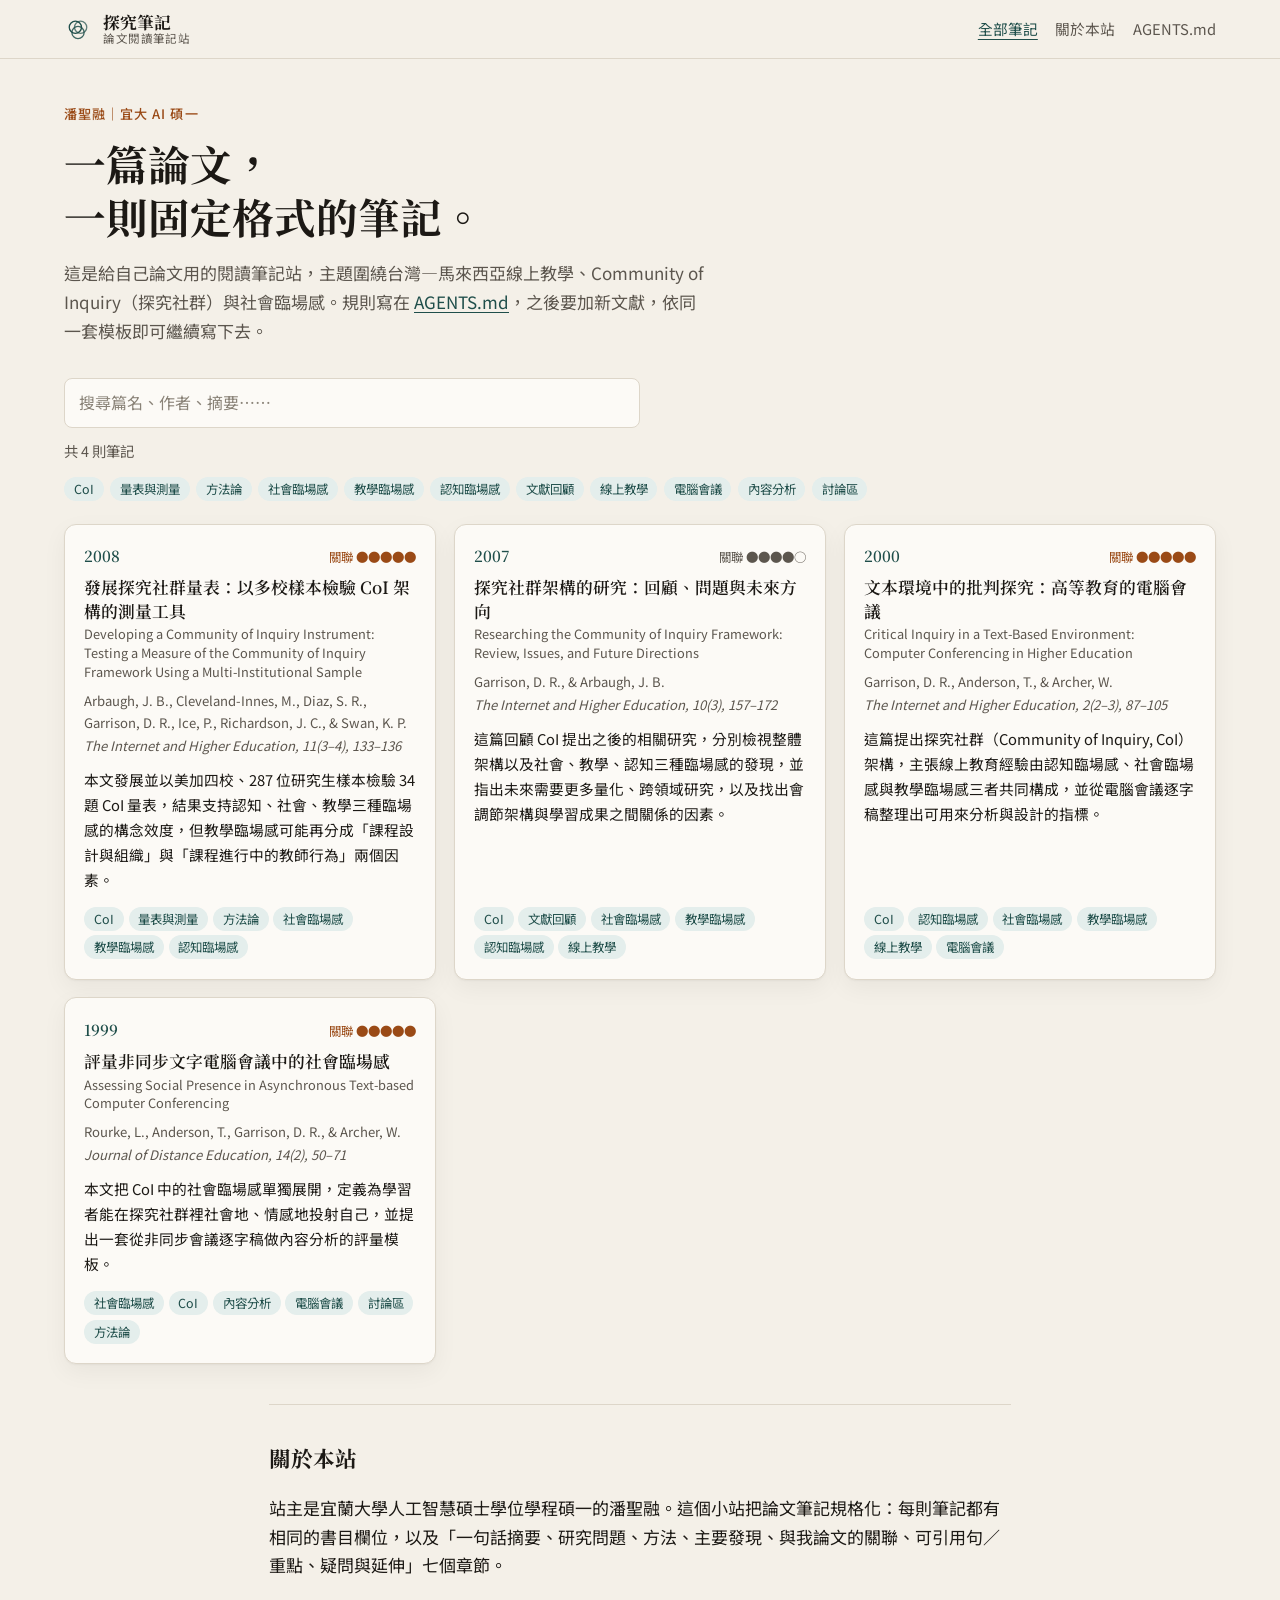
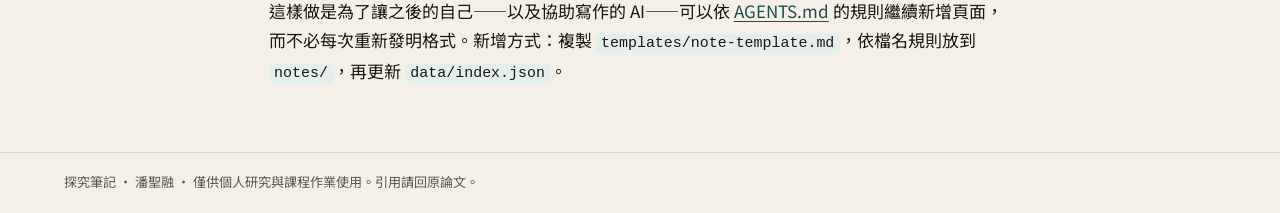
<file: index.html>
<!DOCTYPE html>
<html lang="zh-Hant">
<head>
  <meta charset="utf-8">
  <meta name="viewport" content="width=device-width, initial-scale=1">
  <meta name="description" content="潘聖融的論文閱讀筆記站：台馬線上教學、探究社群（CoI）與社會臨場感。一篇論文，一則固定格式的筆記。">
  <title>探究筆記｜論文閱讀筆記站</title>
  <link rel="icon" type="image/svg+xml" href="assets/favicon.svg">
  <link rel="preconnect" href="https://fonts.googleapis.com">
  <link rel="preconnect" href="https://fonts.gstatic.com" crossorigin>
  <link href="https://fonts.googleapis.com/css2?family=Noto+Sans+TC:wght@400;500;600&family=Noto+Serif+TC:wght@500;600;700&display=swap" rel="stylesheet">
  <link rel="stylesheet" href="css/style.css">
</head>
<body>
  <a class="skip-link" href="#main">跳到主要內容</a>
  <header class="site-header">
    <div class="wrap header-inner">
      <a class="brand" href="index.html" aria-label="探究筆記首頁">
        <svg class="brand-mark" width="28" height="28" viewBox="0 0 64 64" aria-hidden="true">
          <circle cx="26" cy="28" r="14" fill="none" stroke="currentColor" stroke-width="3"/>
          <circle cx="38" cy="28" r="14" fill="none" stroke="currentColor" stroke-width="3" opacity="0.7"/>
          <circle cx="32" cy="40" r="14" fill="none" stroke="currentColor" stroke-width="3" opacity="0.85"/>
        </svg>
        <span class="brand-text">
          <strong>探究筆記</strong>
          <span>論文閱讀筆記站</span>
        </span>
      </a>
      <nav class="nav" aria-label="主要">
        <a href="index.html" aria-current="page">全部筆記</a>
        <a href="#about">關於本站</a>
        <a href="AGENTS.md">AGENTS.md</a>
      </nav>
    </div>
  </header>

  <main id="main">
    <section class="hero wrap">
      <p class="eyebrow">潘聖融｜宜大 AI 碩一</p>
      <h1>一篇論文，<br>一則固定格式的筆記。</h1>
      <p class="lede">這是給自己論文用的閱讀筆記站，主題圍繞台灣—馬來西亞線上教學、Community of Inquiry（探究社群）與社會臨場感。規則寫在 <a href="AGENTS.md">AGENTS.md</a>，之後要加新文獻，依同一套模板即可繼續寫下去。</p>
    </section>

    <section class="wrap toolbar" aria-label="搜尋與篩選">
      <label class="search">
        <span class="visually-hidden">搜尋筆記</span>
        <input type="search" id="q" placeholder="搜尋篇名、作者、摘要……" autocomplete="off">
      </label>
      <div class="meta-row">
        <p id="count" class="count" aria-live="polite"></p>
        <button type="button" class="text-btn" id="clear-filters" hidden>清除篩選</button>
      </div>
      <div id="tag-bar" class="tag-bar" role="group" aria-label="依標籤篩選"></div>
    </section>

    <section class="wrap">
      <h2 class="visually-hidden">筆記列表</h2>
      <div id="list" class="card-list"></div>
      <p id="empty" class="empty" hidden>沒有符合的筆記。試試其他關鍵字，或清除標籤篩選。</p>
    </section>

    <section id="about" class="wrap about">
      <h2>關於本站</h2>
      <p>站主是宜蘭大學人工智慧碩士學位學程碩一的潘聖融。這個小站把論文筆記規格化：每則筆記都有相同的書目欄位，以及「一句話摘要、研究問題、方法、主要發現、與我論文的關聯、可引用句／重點、疑問與延伸」七個章節。</p>
      <p>這樣做是為了讓之後的自己——以及協助寫作的 AI——可以依 <a href="AGENTS.md">AGENTS.md</a> 的規則繼續新增頁面，而不必每次重新發明格式。新增方式：複製 <code>templates/note-template.md</code>，依檔名規則放到 <code>notes/</code>，再更新 <code>data/index.json</code>。</p>
    </section>
  </main>

  <footer class="site-footer">
    <div class="wrap">
      <p>探究筆記 · 潘聖融 · 僅供個人研究與課程作業使用。引用請回原論文。</p>
    </div>
  </footer>

  <script src="js/app.js"></script>
  <script>PaperNotes.renderIndex();</script>
</body>
</html>
</file>
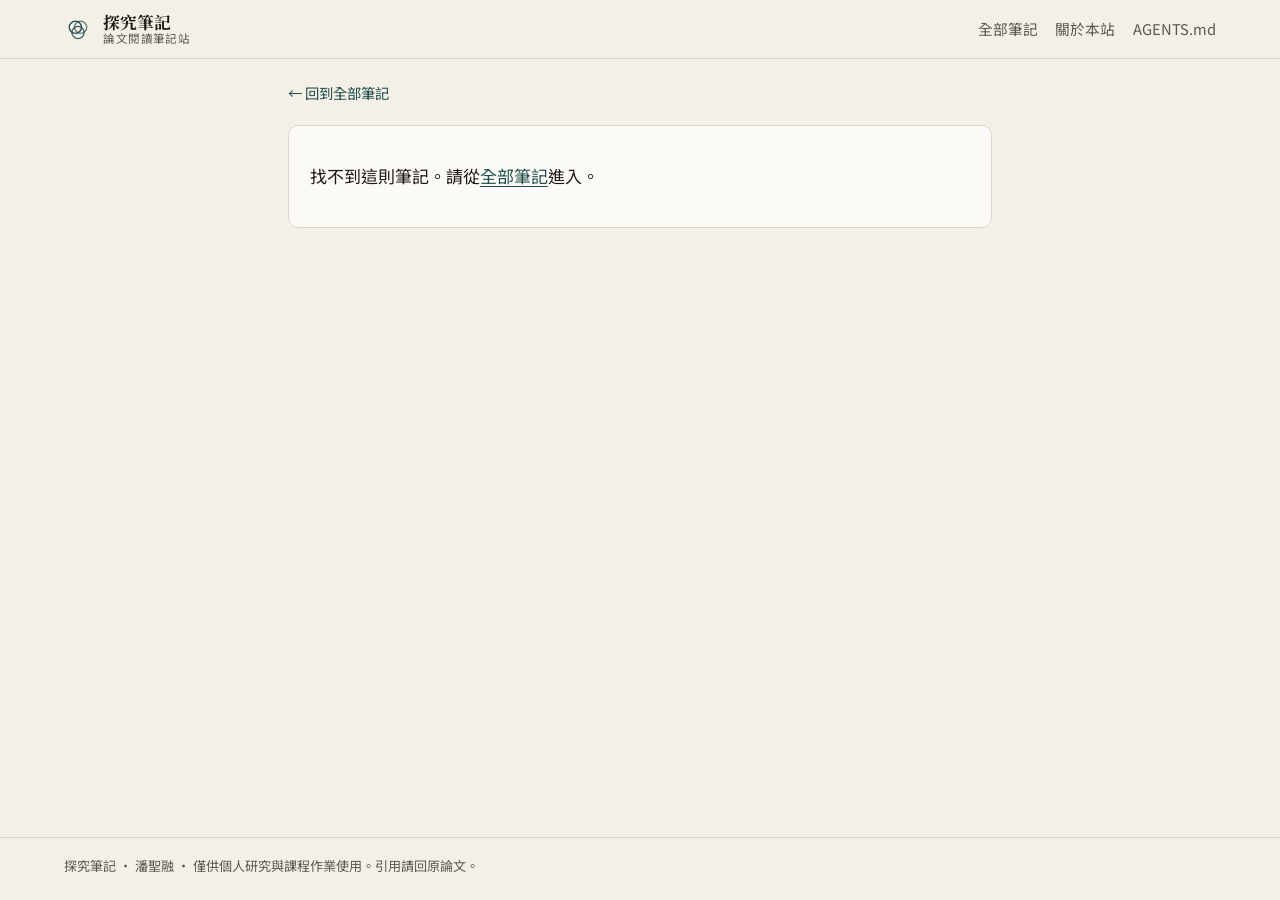
<file: note.html>
<!DOCTYPE html>
<html lang="zh-Hant">
<head>
  <meta charset="utf-8">
  <meta name="viewport" content="width=device-width, initial-scale=1">
  <meta name="description" content="探究筆記的單則論文閱讀筆記。">
  <title>筆記｜探究筆記</title>
  <link rel="icon" type="image/svg+xml" href="assets/favicon.svg">
  <link rel="preconnect" href="https://fonts.googleapis.com">
  <link rel="preconnect" href="https://fonts.gstatic.com" crossorigin>
  <link href="https://fonts.googleapis.com/css2?family=Noto+Sans+TC:wght@400;500;600&family=Noto+Serif+TC:wght@500;600;700&display=swap" rel="stylesheet">
  <link rel="stylesheet" href="css/style.css">
</head>
<body>
  <a class="skip-link" href="#main">跳到主要內容</a>
  <header class="site-header">
    <div class="wrap header-inner">
      <a class="brand" href="index.html" aria-label="探究筆記首頁">
        <svg class="brand-mark" width="28" height="28" viewBox="0 0 64 64" aria-hidden="true">
          <circle cx="26" cy="28" r="14" fill="none" stroke="currentColor" stroke-width="3"/>
          <circle cx="38" cy="28" r="14" fill="none" stroke="currentColor" stroke-width="3" opacity="0.7"/>
          <circle cx="32" cy="40" r="14" fill="none" stroke="currentColor" stroke-width="3" opacity="0.85"/>
        </svg>
        <span class="brand-text">
          <strong>探究筆記</strong>
          <span>論文閱讀筆記站</span>
        </span>
      </a>
      <nav class="nav" aria-label="主要">
        <a href="index.html">全部筆記</a>
        <a href="index.html#about">關於本站</a>
        <a href="AGENTS.md">AGENTS.md</a>
      </nav>
    </div>
  </header>

  <main id="main" class="wrap note-page">
    <p class="back"><a href="index.html">← 回到全部筆記</a></p>
    <div id="note-root">
      <p class="muted">載入筆記中……</p>
    </div>
  </main>

  <footer class="site-footer">
    <div class="wrap">
      <p>探究筆記 · 潘聖融 · 僅供個人研究與課程作業使用。引用請回原論文。</p>
    </div>
  </footer>

  <script src="js/marked.min.js"></script>
  <script src="js/app.js"></script>
  <script>PaperNotes.renderNote();</script>
</body>
</html>
</file>
<file: css/style.css>
/* 探究筆記 — 色彩與字型見 AGENTS.md 第 2 節。未經詢問請勿改色盤。 */
:root {
  --bg: #F4F0E8;
  --surface: #FCFAF6;
  --ink: #1C1915;
  --muted: #5C564E;
  --accent: #1F4E4A;
  --accent-soft: #E4EEEC;
  --warm: #9A4A16;
  --line: #DDD6C9;
  --low: #8A8378;
  --shadow: 0 1px 2px rgba(28, 25, 21, 0.04), 0 8px 24px rgba(28, 25, 21, 0.05);
  --font-serif: "Noto Serif TC", "Iwanami Mincho", "Source Han Serif TC", Georgia, serif;
  --font-sans: "Noto Sans TC", "Source Han Sans TC", "PingFang TC", "Microsoft JhengHei", sans-serif;
  --font-mono: "IBM Plex Mono", "Noto Sans Mono", ui-monospace, monospace;
  --wrap: 72rem;
  --prose: 44rem;
}

*, *::before, *::after { box-sizing: border-box; }

html {
  scroll-behavior: smooth;
}

body {
  margin: 0;
  background: var(--bg);
  color: var(--ink);
  font-family: var(--font-sans);
  font-size: 17px;
  line-height: 1.7;
  min-height: 100vh;
  display: flex;
  flex-direction: column;
}

img, svg { max-width: 100%; }

a {
  color: var(--accent);
  text-decoration-thickness: 1px;
  text-underline-offset: 0.18em;
}

a:hover { color: var(--warm); }

a:focus-visible,
button:focus-visible,
input:focus-visible {
  outline: 2px solid var(--accent);
  outline-offset: 2px;
}

code {
  font-family: var(--font-mono);
  font-size: 0.88em;
  background: var(--accent-soft);
  padding: 0.1em 0.35em;
  border-radius: 4px;
}

.wrap {
  width: min(var(--wrap), calc(100% - 2.4rem));
  margin-inline: auto;
}

.visually-hidden {
  position: absolute;
  width: 1px;
  height: 1px;
  padding: 0;
  margin: -1px;
  overflow: hidden;
  clip: rect(0, 0, 0, 0);
  white-space: nowrap;
  border: 0;
}

.skip-link {
  position: absolute;
  left: 0.8rem;
  top: -3rem;
  background: var(--ink);
  color: var(--surface);
  padding: 0.4rem 0.8rem;
  z-index: 20;
}

.skip-link:focus { top: 0.8rem; color: var(--surface); }

/* Header */
.site-header {
  border-bottom: 1px solid var(--line);
  background: rgba(244, 240, 232, 0.9);
  backdrop-filter: blur(8px);
  position: sticky;
  top: 0;
  z-index: 10;
}

.header-inner {
  display: flex;
  align-items: center;
  justify-content: space-between;
  gap: 1rem;
  min-height: 3.6rem;
}

.brand {
  display: flex;
  align-items: center;
  gap: 0.7rem;
  color: var(--ink);
  text-decoration: none;
}

.brand:hover { color: var(--ink); }

.brand-mark { color: var(--accent); flex-shrink: 0; }

.brand-text {
  display: flex;
  flex-direction: column;
  line-height: 1.15;
}

.brand-text strong {
  font-family: var(--font-serif);
  font-weight: 700;
  font-size: 1.05rem;
}

.brand-text span {
  font-size: 0.72rem;
  color: var(--muted);
  letter-spacing: 0.04em;
}

.nav {
  display: flex;
  gap: 1.1rem;
  font-size: 0.92rem;
}

.nav a {
  color: var(--muted);
  text-decoration: none;
}

.nav a:hover,
.nav a[aria-current="page"] {
  color: var(--accent);
}

.nav a[aria-current="page"] {
  text-decoration: underline;
  text-underline-offset: 0.28em;
}

/* Hero */
.hero {
  padding: 2.8rem 0 1.6rem;
}

.eyebrow {
  margin: 0 0 0.7rem;
  color: var(--warm);
  font-size: 0.82rem;
  letter-spacing: 0.08em;
  font-weight: 500;
}

.hero h1 {
  font-family: var(--font-serif);
  font-weight: 700;
  font-size: clamp(1.8rem, 4vw, 2.6rem);
  line-height: 1.28;
  margin: 0 0 1rem;
  max-width: 16em;
}

.lede {
  max-width: 40rem;
  margin: 0;
  color: var(--muted);
}

/* Toolbar */
.toolbar { padding: 0.4rem 0 1.4rem; }

.search input {
  width: 100%;
  max-width: 36rem;
  font: inherit;
  font-size: 1rem;
  padding: 0.65rem 0.9rem;
  border: 1px solid var(--line);
  border-radius: 8px;
  background: var(--surface);
  color: var(--ink);
}

.search input::placeholder { color: #8A8378; }

.meta-row {
  display: flex;
  align-items: center;
  gap: 1rem;
  margin-top: 0.7rem;
}

.count {
  margin: 0;
  color: var(--muted);
  font-size: 0.9rem;
}

.text-btn {
  border: 0;
  background: none;
  color: var(--accent);
  font: inherit;
  font-size: 0.88rem;
  cursor: pointer;
  padding: 0;
  text-decoration: underline;
  text-underline-offset: 0.18em;
}

.tag-bar {
  display: flex;
  flex-wrap: wrap;
  gap: 0.4rem;
  margin-top: 0.85rem;
}

.tag, .tag-filter {
  display: inline-block;
  font-size: 0.78rem;
  line-height: 1.3;
  padding: 0.18rem 0.55rem;
  border-radius: 999px;
  background: var(--accent-soft);
  color: var(--accent);
  border: 1px solid transparent;
  text-decoration: none;
}

.tag-filter {
  font-family: inherit;
  cursor: pointer;
}

.tag-filter:hover { border-color: var(--accent); color: var(--accent); }

.tag-filter.is-on {
  background: var(--accent);
  color: #F7FBF9;
}

.tag-filter.is-on:hover { color: #F7FBF9; }

/* Cards */
.card-list {
  display: grid;
  grid-template-columns: repeat(auto-fill, minmax(19.5rem, 1fr));
  gap: 1.1rem;
  padding-bottom: 2.5rem;
}

.card {
  display: flex;
  flex-direction: column;
  background: var(--surface);
  border: 1px solid var(--line);
  border-radius: 12px;
  padding: 1.15rem 1.2rem 1.2rem;
  box-shadow: var(--shadow);
  text-decoration: none;
  color: inherit;
  min-height: 100%;
  transition: border-color 0.15s ease, transform 0.15s ease;
}

.card:hover {
  border-color: var(--accent);
  color: inherit;
  transform: translateY(-1px);
}

.card-top {
  display: flex;
  justify-content: space-between;
  align-items: baseline;
  gap: 0.6rem;
  margin-bottom: 0.45rem;
}

.year {
  font-family: var(--font-serif);
  font-weight: 600;
  color: var(--accent);
  font-size: 0.95rem;
}

.related {
  font-size: 0.78rem;
  color: var(--warm);
  white-space: nowrap;
}

.related.is-mid { color: var(--muted); }
.related.is-low { color: var(--low); }

.card h2 {
  font-family: var(--font-serif);
  font-size: 1.05rem;
  font-weight: 600;
  line-height: 1.4;
  margin: 0 0 0.15rem;
}

.card .title-en {
  font-size: 0.8rem;
  color: var(--muted);
  line-height: 1.45;
  margin: 0 0 0.55rem;
}

.card .authors,
.card .venue {
  margin: 0;
  font-size: 0.82rem;
  color: var(--muted);
}

.card .venue {
  font-style: italic;
  margin-bottom: 0.65rem;
}

.card .summary {
  margin: 0 0 0.9rem;
  font-size: 0.92rem;
  flex: 1;
}

.card .tags { display: flex; flex-wrap: wrap; gap: 0.3rem; }

.empty {
  color: var(--muted);
  padding: 1rem 0 3rem;
}

/* About + footer */
.about {
  border-top: 1px solid var(--line);
  padding: 2.2rem 0 3rem;
  max-width: calc(var(--prose) + 2.4rem);
}

.about h2 {
  font-family: var(--font-serif);
  font-size: 1.35rem;
  margin: 0 0 0.8rem;
}

.about p { color: var(--ink); }

.site-footer {
  margin-top: auto;
  border-top: 1px solid var(--line);
  padding: 1.1rem 0 1.4rem;
  color: var(--muted);
  font-size: 0.82rem;
}

.site-footer p { margin: 0; }

/* Note page */
.note-page {
  width: min(var(--prose), calc(100% - 2.4rem));
  padding: 1.4rem 0 3.5rem;
}

.back {
  margin: 0 0 1.2rem;
  font-size: 0.9rem;
}

.back a { text-decoration: none; }
.back a:hover { text-decoration: underline; }

.note-header {
  padding-bottom: 1.3rem;
  margin-bottom: 1.6rem;
  border-bottom: 1px solid var(--line);
}

.note-header h1 {
  font-family: var(--font-serif);
  font-size: clamp(1.45rem, 3.2vw, 1.95rem);
  line-height: 1.35;
  margin: 0.2rem 0 0.35rem;
}

.note-header .title-en {
  margin: 0 0 1rem;
  color: var(--muted);
  font-size: 0.95rem;
  line-height: 1.5;
}

.biblio {
  margin: 0 0 0.9rem;
  font-size: 0.92rem;
  color: var(--muted);
}

.biblio .venue-em { font-style: italic; }

.meta-chips {
  display: flex;
  flex-wrap: wrap;
  gap: 0.4rem 0.85rem;
  align-items: center;
  font-size: 0.85rem;
}

.doi-link {
  font-family: var(--font-mono);
  font-size: 0.8rem;
  word-break: break-all;
}

.prose h2 {
  font-family: var(--font-serif);
  font-size: 1.22rem;
  font-weight: 650;
  margin: 2.1rem 0 0.7rem;
  padding-top: 0.2rem;
}

.prose h2:first-child { margin-top: 0; }

.prose p, .prose li { line-height: 1.8; }

.prose ul, .prose ol { padding-left: 1.3rem; }

.prose li + li { margin-top: 0.25rem; }

.prose blockquote {
  margin: 1rem 0;
  padding: 0.2rem 0 0.2rem 1rem;
  border-left: 3px solid var(--accent);
  color: var(--ink);
  background: transparent;
}

.prose blockquote p { margin: 0.4rem 0; }

.prose strong { font-weight: 600; }

.muted { color: var(--muted); }

.error {
  padding: 1.2rem 1.3rem;
  border: 1px solid var(--line);
  background: var(--surface);
  border-radius: 10px;
}

/* Narrow screens */
@media (max-width: 640px) {
  body { font-size: 16px; }
  .header-inner { flex-wrap: wrap; padding: 0.5rem 0; }
  .nav { gap: 0.8rem; font-size: 0.85rem; width: 100%; }
  .hero { padding-top: 1.8rem; }
  .card-list { grid-template-columns: 1fr; }
}

@media print {
  .site-header, .back, .site-footer, .skip-link { display: none; }
  body { background: #fff; }
  .note-page { width: auto; }
}
</file>
